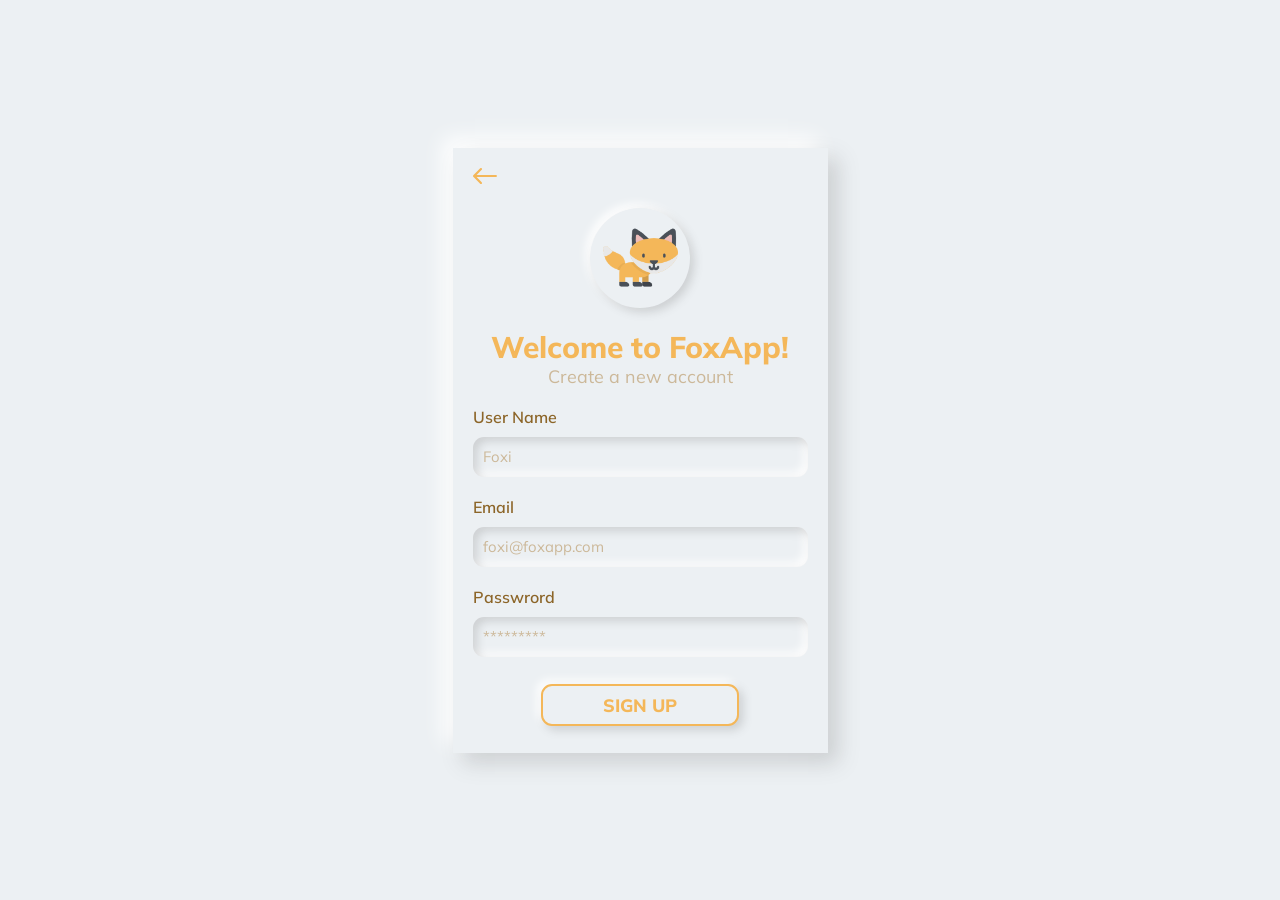
<file: index.html>
<!DOCTYPE html>
<html lang="en">
<head>
   <meta charset="UTF-8">
   <meta http-equiv="X-UA-Compatible" content="IE=edge">
   <meta name="viewport" content="width=device-width, initial-scale=1.0">
   <link rel="stylesheet" href="sign-up.css">
   <title>Sign Up | FoxApp</title>
</head>
<body>
   <div class="container">
      <div class="sign-up">
         <img src="assets/icon-back.svg" alt="arrow back" class="icon-back">

         <figure class="sign-up__logo">
            <img src="assets/fox-logo.png" alt="fox logo" class="logo">
         </figure>

         <div class="sign-up__title">
            <p class="title">Welcome to FoxApp!</p>
            <p class="txt">Create a new account</p>
         </div>

         <form class="sign-up__form">
            <label for="user" class="sign-up__form-label">User Name</label>
            <input type="text" id="user" class="input" placeholder="Foxi" autocomplete="off">

            <label for="email" class="sign-up__form-label">Email</label>
            <input type="email" id="email" class="input" placeholder="foxi@foxapp.com" autocomplete="off">

            <label for="password" class="sign-up__form-label">Passwrord</label>
            <input type="password" id="password" class="input" placeholder="*********">

            <button type="submit" class="sign-up__btn">SIGN UP</button>
         </form>
      </div>
   </div>
</body>
</html>
</file>
<file: sign-up.css>
@import url('https://fonts.googleapis.com/css2?family=Mulish:wght@400;600;800&display=swap');

:root{
   --bg: #ECF0F3;
   --orange: #F4B759;
   --light-orange: #CCB899;
   --brown: #8C6528;
}

*{
   margin: 0;
   padding: 0;
   box-sizing: border-box;
   font-family: 'Mulish', sans-serif;
}

body{
   background: var(--bg);
}

.container{
   height: 100vh;
   display: grid;
   place-items: center;
}

.sign-up{
   width: 100%;
   max-width: 375px;
   height: auto;
   background: var(--bg);
   padding: 20px 20px 27px 20px;
   box-shadow: 10px 10px 20px rgba(85, 85, 85, .21), -10px -10px 20px rgb(255, 255, 255);
}

.icon-back{
   width: 24px;
   cursor: pointer;
}

.sign-up__logo{
   width: 100px;
   height: 100px;
   border-radius: 50%;
   background: var(--bg);
   box-shadow: 4px 4px 10px rgba(85, 85, 85, .21), -4px -4px 10px rgb(255, 255, 255);
   display: flex;
   justify-content: center;
   align-items: center;
   margin: 20px auto;
}

.sign-up__title{
   text-align: center;
}

.title{
   font-size: 1.87em;
   font-weight: 800;
   color: var(--orange);
}

.txt{
   font-size: 1.12em;
   font-weight: 400;
   color: var(--light-orange);
   margin-bottom: 20px;
}

.sign-up__form-label{
   display: block;
   font-size: 1em;
   color: var(--brown);
   margin-bottom: 10px;
   font-weight: 600;
}

.input{
   width: 100%;
   height: 40px;
   color: var(--brown);
   font-weight: 400;
   background: var(--bg);
   outline: none;
   border: none;
   border-radius: 11px;
   box-shadow: inset 4px 4px 10px rgba(85, 85, 85, .21), inset -4px -4px 10px rgb(255, 255, 255);
   padding-left: 10px;
   margin-bottom: 20px;
}

::placeholder{
   font-size: 1.12em;
   color: var(--light-orange);
   font-weight: 400;
}

.sign-up__btn{
   display: block;
   padding: 8px 60px;
   border: 2px solid var(--orange);
   border-radius: 11px;
   background: var(--bg);
   box-shadow: 4px 4px 10px rgba(85, 85, 85, .21), -4px -4px 10px rgb(255, 255, 255);
   font-weight: 800;
   font-size: 1.12em;
   margin: 7px auto 0 auto;
   color: var(--orange);
   cursor: pointer;
   transition: all 0.5s;
}

.sign-up__btn:hover{
   background: var(--orange);
   color: var(--bg);
}
</file>
